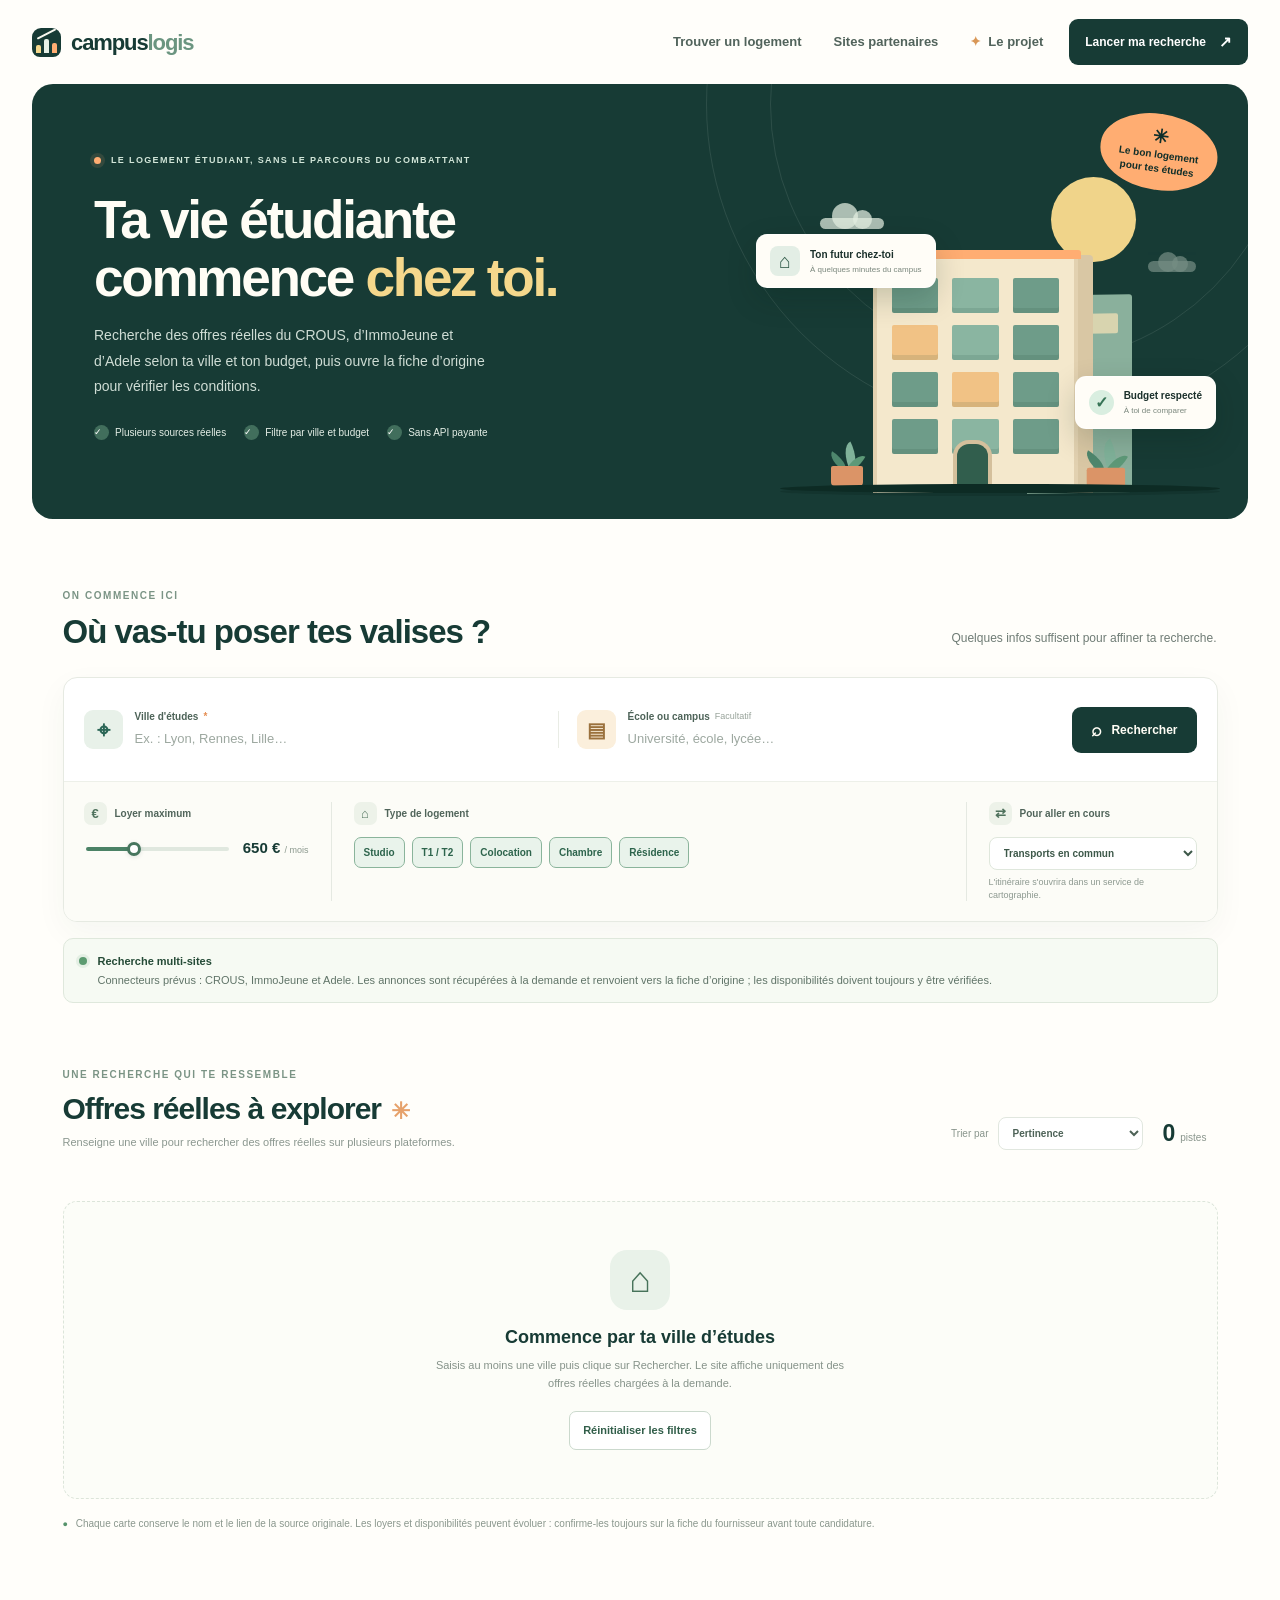
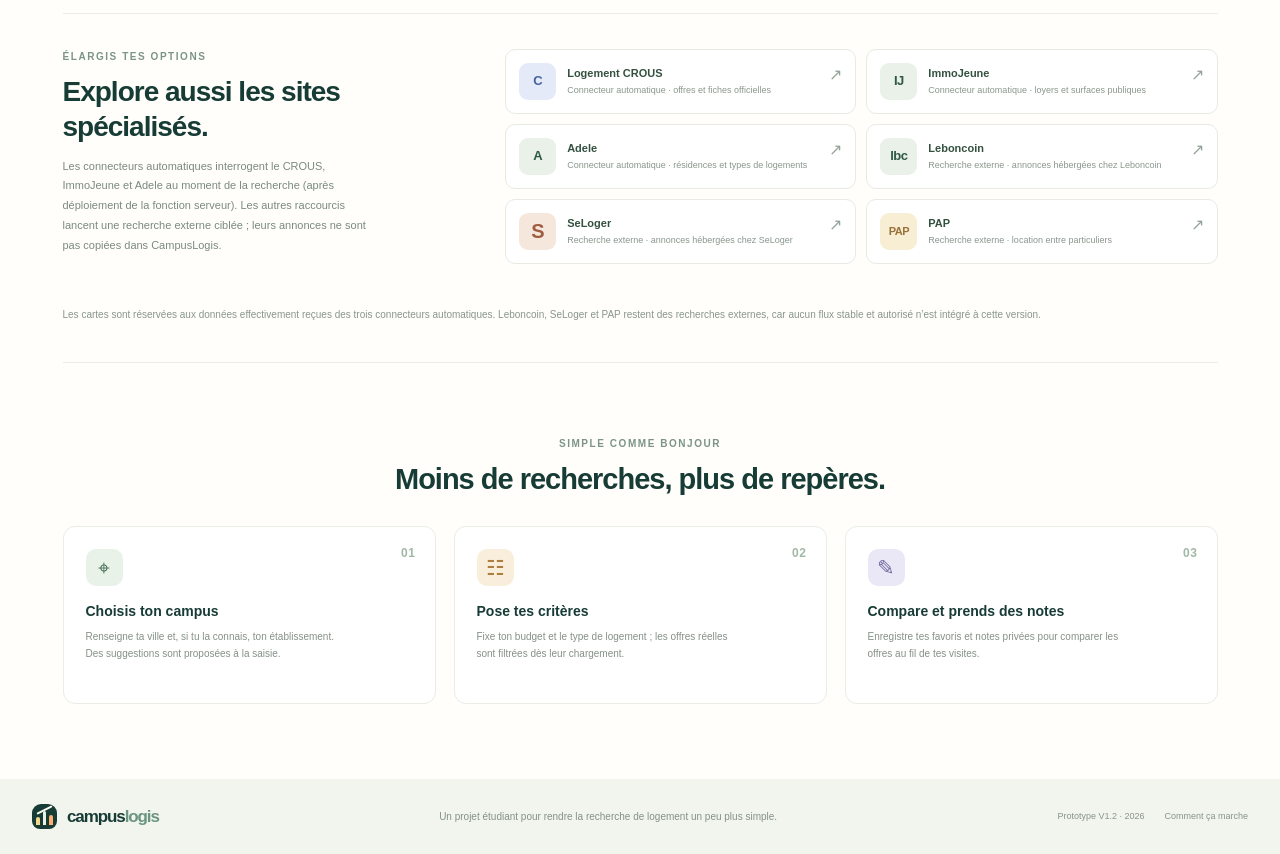
<file: Site/index.html>
<!doctype html>
<html lang="fr">
<head>
  <meta charset="utf-8">
  <meta name="viewport" content="width=device-width, initial-scale=1">
  <meta name="theme-color" content="#173b35">
  <meta name="description" content="CampusLogis compare des offres de logement étudiant en provenance du CROUS, ImmoJeune et Adele.">
  <title>CampusLogis — Trouve ton logement étudiant</title>
  <link rel="stylesheet" href="styles.css">
</head>
<body>
  <header class="site-header">
    <a class="brand" href="#top" aria-label="CampusLogis, accueil">
      <span class="brand-mark" aria-hidden="true"><span></span><span></span><span></span></span>
      <span>campus<span class="brand-light">logis</span></span>
    </a>
    <nav class="top-nav" aria-label="Navigation principale">
      <a href="#recherche">Trouver un logement</a>
      <a href="#sources">Sites partenaires</a>
      <a class="nav-note" href="#comment-ca-marche"><span aria-hidden="true">✦</span> Le projet</a>
    </nav>
    <a class="header-cta" href="#recherche">Lancer ma recherche <span aria-hidden="true">↗</span></a>
  </header>

  <main id="top">
    <section class="hero">
      <div class="hero-orb hero-orb-one" aria-hidden="true"></div>
      <div class="hero-orb hero-orb-two" aria-hidden="true"></div>
      <div class="hero-content">
        <div class="eyebrow"><span class="eyebrow-dot"></span> LE LOGEMENT ÉTUDIANT, SANS LE PARCOURS DU COMBATTANT</div>
        <h1>Ta vie étudiante<br>commence <em>chez toi.</em></h1>
        <p class="hero-copy">Recherche des offres réelles du CROUS, d’ImmoJeune et d’Adele selon ta ville et ton budget, puis ouvre la fiche d’origine pour vérifier les conditions.</p>
        <div class="hero-points">
          <span><span class="check">✓</span> Plusieurs sources réelles</span>
          <span><span class="check">✓</span> Filtre par ville et budget</span>
          <span><span class="check">✓</span> Sans API payante</span>
        </div>
      </div>
      <div class="hero-illustration" aria-label="Illustration décorative d'un immeuble étudiant">
        <div class="sun"></div>
        <div class="cloud cloud-a"></div><div class="cloud cloud-b"></div>
        <div class="building building-back"><span class="window"></span><span class="window"></span><span class="window"></span><span class="window"></span></div>
        <div class="building building-front">
          <div class="roof"></div>
          <div class="building-grid">
            <span></span><span></span><span></span><span></span><span></span><span></span><span></span><span></span><span></span><span></span><span></span><span></span>
          </div>
          <div class="door"></div>
        </div>
        <div class="plant plant-left"><i></i><i></i><i></i><b></b></div>
        <div class="plant plant-right"><i></i><i></i><i></i><b></b></div>
        <div class="ground"></div>
        <div class="float-card float-card-top"><span class="float-icon">⌂</span><span><b>Ton futur chez-toi</b><small>À quelques minutes du campus</small></span></div>
        <div class="float-card float-card-bottom"><span class="float-check">✓</span><span><b>Budget respecté</b><small>À toi de comparer</small></span></div>
      </div>
      <div class="hero-sticker"><span>✳</span> Le bon logement<br>pour tes études</div>
    </section>

    <section class="search-section" id="recherche">
      <div class="section-heading">
        <div>
          <p class="kicker">ON COMMENCE ICI</p>
          <h2>Où vas-tu poser tes valises ?</h2>
        </div>
        <p class="heading-aside">Quelques infos suffisent pour affiner ta recherche.</p>
      </div>

      <form id="search-form" class="search-panel">
        <div class="primary-fields">
          <label class="field city-field">
            <span class="field-icon" aria-hidden="true">⌖</span>
            <span class="field-copy"><span class="field-label">Ville d'études <b class="required-dot">*</b></span><input id="city" name="city" type="text" placeholder="Ex. : Lyon, Rennes, Lille…" list="city-suggestions" autocomplete="off" aria-autocomplete="list" required><datalist id="city-suggestions"></datalist></span>
          </label>
          <span class="field-divider" aria-hidden="true"></span>
          <label class="field school-field">
            <span class="field-icon school-icon" aria-hidden="true">▤</span>
            <span class="field-copy"><span class="field-label">École ou campus <small>Facultatif</small></span><input id="school" name="school" type="text" placeholder="Université, école, lycée…" list="school-suggestions" autocomplete="off" aria-autocomplete="list"><datalist id="school-suggestions"></datalist></span>
          </label>
          <button class="search-button" type="submit"><span>⌕</span> Rechercher</button>
        </div>

        <div class="filter-row">
          <div class="filter-block budget-filter">
            <div class="filter-title"><span class="filter-icon">€</span><span>Loyer maximum</span></div>
            <div class="budget-control"><input id="rent" name="rent" type="range" min="250" max="1500" step="25" value="650" aria-label="Loyer maximum en euros"><output id="rent-value" for="rent">650 € <small>/ mois</small></output></div>
          </div>
          <div class="filter-separator" aria-hidden="true"></div>
          <fieldset class="filter-block housing-filter">
            <legend class="filter-title"><span class="filter-icon">⌂</span><span>Type de logement</span></legend>
            <div class="type-options">
              <label class="check-chip"><input type="checkbox" name="housing" value="Studio" checked><span>Studio</span></label>
              <label class="check-chip"><input type="checkbox" name="housing" value="T1 / T2" checked><span>T1 / T2</span></label>
              <label class="check-chip"><input type="checkbox" name="housing" value="Colocation" checked><span>Colocation</span></label>
              <label class="check-chip"><input type="checkbox" name="housing" value="Chambre" checked><span>Chambre</span></label>
              <label class="check-chip"><input type="checkbox" name="housing" value="Résidence étudiante" checked><span>Résidence</span></label>
            </div>
          </fieldset>
          <div class="filter-separator transport-separator" aria-hidden="true"></div>
          <div class="filter-block transport-filter">
            <label class="filter-title" for="transport"><span class="filter-icon">⇄</span><span>Pour aller en cours</span></label>
            <select id="transport" name="transport">
              <option value="transit" selected>Transports en commun</option>
              <option value="walking">À pied</option>
              <option value="bicycling">À vélo</option>
              <option value="driving">En voiture</option>
            </select>
            <span class="filter-help">L'itinéraire s'ouvrira dans un service de cartographie.</span>
          </div>
        </div>
      </form>
      <div id="live-status" class="live-status" role="status" aria-live="polite"><span class="status-dot"></span><p><strong>Recherche multi-sites</strong><br>Connecteurs prévus : CROUS, ImmoJeune et Adele. Les annonces sont récupérées à la demande et renvoient vers la fiche d’origine ; les disponibilités doivent toujours y être vérifiées.</p></div>
    </section>

    <section class="results-section" aria-labelledby="results-title">
      <div class="results-topline">
        <div>
          <p class="kicker">UNE RECHERCHE QUI TE RESSEMBLE</p>
          <h2 id="results-title">Offres réelles à explorer <span class="title-spark">✳</span></h2>
          <p class="results-subtitle" id="results-subtitle">Renseigne une ville pour rechercher des offres réelles sur le CROUS, ImmoJeune et Adele.</p>
        </div>
        <div class="results-tools">
          <label class="sort-control" for="sort"><span>Trier par</span><select id="sort"><option value="recommended">Pertinence</option><option value="price-asc">Loyer croissant</option><option value="price-desc">Loyer décroissant</option><option value="surface-desc">Surface</option></select></label>
          <div class="result-count"><strong id="result-count">0</strong><span>pistes</span></div>
        </div>
      </div>
      <div id="listing-grid" class="listing-grid" aria-live="polite"></div>
      <div id="empty-state" class="empty-state" hidden>
        <div class="empty-illustration" aria-hidden="true">⌂</div>
        <h3 id="empty-title">Aucune offre affichée</h3>
        <p id="empty-message">Renseigne une ville et lance la recherche. Aucune annonce fictive n’est utilisée.</p>
        <button id="reset-filters" class="secondary-button" type="button">Réinitialiser les filtres</button>
      </div>
      <p class="source-attribution"><span aria-hidden="true">●</span> Chaque carte conserve le nom et le lien de la source originale. Les loyers et disponibilités peuvent évoluer : confirme-les toujours sur la fiche du fournisseur avant toute candidature.</p>
    </section>

    <section class="sources-section" id="sources">
      <div class="sources-intro">
        <p class="kicker">ÉLARGIS TES OPTIONS</p>
        <h2>Explore aussi les sites spécialisés.</h2>
        <p>Les connecteurs automatiques interrogent le CROUS, ImmoJeune et Adele au moment de la recherche (après déploiement de la fonction serveur). Les autres raccourcis lancent une recherche externe ciblée ; leurs annonces ne sont pas copiées dans CampusLogis.</p>
      </div>
      <div class="source-grid">
        <a class="source-card source-crous" data-source="crous" href="https://trouverunlogement.lescrous.fr/tools/47/search" target="_blank" rel="noopener noreferrer"><span class="source-monogram">C</span><span class="source-info"><strong>Logement CROUS</strong><small>Connecteur automatique · offres et fiches officielles</small></span><span class="source-arrow">↗</span></a>
        <a class="source-card source-immojeune" data-source="immojeune" href="https://www.immojeune.com/" target="_blank" rel="noopener noreferrer"><span class="source-monogram">IJ</span><span class="source-info"><strong>ImmoJeune</strong><small>Connecteur automatique · loyers et surfaces publiques</small></span><span class="source-arrow">↗</span></a>
        <a class="source-card source-adele" data-source="adele" href="https://www.adele.org/" target="_blank" rel="noopener noreferrer"><span class="source-monogram">A</span><span class="source-info"><strong>Adele</strong><small>Connecteur automatique · résidences et types de logements</small></span><span class="source-arrow">↗</span></a>
        <a class="source-card source-leboncoin" data-source="leboncoin" href="https://www.leboncoin.fr/" target="_blank" rel="noopener noreferrer"><span class="source-monogram">lbc</span><span class="source-info"><strong>Leboncoin</strong><small>Recherche externe · annonces hébergées chez Leboncoin</small></span><span class="source-arrow">↗</span></a>
        <a class="source-card source-seloger" data-source="seloger" href="https://www.seloger.com/" target="_blank" rel="noopener noreferrer"><span class="source-monogram">S</span><span class="source-info"><strong>SeLoger</strong><small>Recherche externe · annonces hébergées chez SeLoger</small></span><span class="source-arrow">↗</span></a>
        <a class="source-card source-pap" data-source="pap" href="https://www.pap.fr/annonce/locations-immobilieres" target="_blank" rel="noopener noreferrer"><span class="source-monogram">PAP</span><span class="source-info"><strong>PAP</strong><small>Recherche externe · location entre particuliers</small></span><span class="source-arrow">↗</span></a>
      </div>
      <p class="source-footnote">Les cartes sont réservées aux données effectivement reçues des trois connecteurs automatiques. Leboncoin, SeLoger et PAP restent des recherches externes, car aucun flux stable et autorisé n’est intégré à cette version.</p>
    </section>

    <section class="how-section" id="comment-ca-marche">
      <div class="how-heading"><p class="kicker">SIMPLE COMME BONJOUR</p><h2>Moins de recherches, plus de repères.</h2></div>
      <div class="how-grid">
        <article class="how-card"><span class="how-number">01</span><div class="how-emoji">⌖</div><h3>Choisis ton campus</h3><p>Renseigne ta ville et, si tu la connais, ton établissement. Des suggestions sont proposées à la saisie.</p></article>
        <article class="how-card"><span class="how-number">02</span><div class="how-emoji">☷</div><h3>Pose tes critères</h3><p>Fixe ton budget et le type de logement ; les offres réelles sont filtrées dès leur chargement.</p></article>
        <article class="how-card"><span class="how-number">03</span><div class="how-emoji">✎</div><h3>Compare et prends des notes</h3><p>Enregistre tes favoris et notes privées pour comparer les offres au fil de tes visites.</p></article>
      </div>
    </section>
  </main>

  <footer class="site-footer">
    <a class="brand footer-brand" href="#top"><span class="brand-mark" aria-hidden="true"><span></span><span></span><span></span></span><span>campus<span class="brand-light">logis</span></span></a>
    <p>Un projet étudiant pour rendre la recherche de logement un peu plus simple.</p>
    <div class="footer-meta"><span>Prototype V1.2 · 2026</span><a href="#comment-ca-marche">Comment ça marche</a></div>
  </footer>
  <div id="toast" class="toast" role="status" aria-live="polite"></div>
  <script src="app.js" defer></script>
</body>
</html>
</file>
<file: Site/styles.css>
:root {
  --forest: #173b35;
  --forest-deep: #102e29;
  --green: #2b6656;
  --mint: #dfece4;
  --mint-pale: #edf4ef;
  --cream: #f8f8f1;
  --paper: #fffefa;
  --ink: #1b302b;
  --muted: #6f7c75;
  --line: #e5e9e2;
  --orange: #ffad72;
  --sun: #f5d88c;
  --shadow: 0 18px 45px rgba(24, 52, 43, .08);
  --font: 'DM Sans', 'Segoe UI', sans-serif;
  --display: 'Manrope', 'Segoe UI', sans-serif;
}

* { box-sizing: border-box; }
html { scroll-behavior: smooth; }
body { margin: 0; font-family: var(--font); color: var(--ink); background: var(--paper); line-height: 1.5; -webkit-font-smoothing: antialiased; }
a { color: inherit; text-decoration: none; }
button, input, select, textarea { font: inherit; }
button, a, input, select { -webkit-tap-highlight-color: transparent; }
button:focus-visible, a:focus-visible, input:focus-visible, select:focus-visible, textarea:focus-visible { outline: 3px solid #efad7b; outline-offset: 3px; }
.site-header { width: min(1240px, calc(100% - 64px)); margin: 0 auto; height: 84px; display: flex; align-items: center; justify-content: space-between; gap: 26px; }
.brand { display: inline-flex; align-items: center; gap: 10px; font-family: var(--display); font-size: 22px; font-weight: 800; letter-spacing: -1.1px; color: var(--forest); white-space: nowrap; }
.brand-light { color: #6b9580; font-weight: 600; }
.brand-mark { width: 29px; height: 29px; display: inline-flex; position: relative; align-items: end; justify-content: center; gap: 3px; padding: 4px; border-radius: 9px 9px 8px 8px; background: var(--forest); overflow: hidden; }
.brand-mark::before { content: ''; position: absolute; top: 5px; left: 4px; right: 4px; height: 2px; background: #f8f8ef; transform: rotate(-27deg); border-radius: 2px; }
.brand-mark span { z-index: 1; width: 5px; border-radius: 2px 2px 0 0; background: #f5d88c; }
.brand-mark span:nth-child(1) { height: 8px; }.brand-mark span:nth-child(2) { height: 14px; background: #e7f1e7; }.brand-mark span:nth-child(3) { height: 10px; background: #ffad72; }
.top-nav { display: flex; align-items: center; gap: 32px; margin-left: auto; font-size: 13px; font-weight: 600; color: #51635b; }
.top-nav a { transition: color .18s ease; }.top-nav a:hover { color: var(--forest); }
.nav-note { display: flex; gap: 7px; align-items: center; }.nav-note span { color: #d99756; }
.header-cta { display: inline-flex; align-items: center; gap: 13px; border-radius: 9px; padding: 12px 16px; color: white; background: var(--forest); font-size: 12px; font-weight: 700; transition: transform .18s, background .18s; }
.header-cta:hover { background: var(--green); transform: translateY(-1px); }.header-cta span { font-size: 15px; }

.hero { width: min(1240px, calc(100% - 64px)); min-height: 435px; margin: 0 auto; background: var(--forest); border-radius: 21px; color: #fffdf5; position: relative; overflow: hidden; display: flex; align-items: center; padding: 51px 62px 55px; }
.hero-content { position: relative; z-index: 3; width: 52%; padding-bottom: 5px; }
.eyebrow, .kicker { margin: 0; letter-spacing: 1.55px; font-size: 10px; font-weight: 700; }
.eyebrow { display: flex; align-items: center; gap: 10px; color: #d1e5d8; font-size: 9px; letter-spacing: 1.35px; }
.eyebrow-dot { height: 7px; width: 7px; border-radius: 50%; background: var(--orange); box-shadow: 0 0 0 4px rgba(255,173,114,.12); }
.hero h1 { font-family: var(--display); font-size: clamp(40px, 4.15vw, 60px); line-height: 1.1; letter-spacing: -2.3px; font-weight: 700; margin: 23px 0 16px; }
.hero h1 em { color: var(--sun); font-style: normal; font-weight: 600; }
.hero-copy { max-width: 405px; margin: 0; color: #cfddd5; font-size: 14px; line-height: 1.8; }
.hero-points { display: flex; flex-wrap: wrap; gap: 10px 18px; margin-top: 26px; color: #e4eee6; font-size: 10px; font-weight: 500; }
.hero-points span { display: inline-flex; align-items: center; gap: 6px; }.check { display: inline-grid; place-items: center; width: 15px; height: 15px; border-radius: 50%; background: #416e5c; color: #fff; font-size: 9px; }
.hero-orb { position: absolute; pointer-events: none; border: 1px solid rgba(236,246,237,.1); border-radius: 50%; }.hero-orb-one { width: 520px; height: 520px; right: -42px; top: -240px; }.hero-orb-two { width: 650px; height: 650px; right: -108px; top: -305px; }
.hero-illustration { position: absolute; width: 470px; height: 380px; right: 32px; bottom: -3px; z-index: 1; }
.sun { position: absolute; width: 85px; height: 85px; top: 35px; right: 80px; border-radius: 50%; background: var(--sun); opacity: .98; }
.cloud { position: absolute; height: 11px; border-radius: 12px; background: rgba(229,240,226,.72); }.cloud::before,.cloud::after { content:''; position:absolute; background:inherit; border-radius:50%; }.cloud-a { width: 64px; top: 76px; left: 74px; }.cloud-a::before { width: 26px;height:26px;left:12px;bottom:0; }.cloud-a::after { width:19px;height:19px;right:12px;bottom:0; }.cloud-b { width: 48px; top: 119px; right: 20px; opacity:.45; }.cloud-b::before { width:20px;height:20px;left:10px;bottom:0; }.cloud-b::after { width:16px;height:16px;right:8px;bottom:0; }
.building { position:absolute; bottom: 29px; }.building-back { width: 105px; height: 198px; right: 84px; background: #8ab09c; border-radius: 3px 3px 0 0; transform: skewY(-1deg); display:grid; grid-template-columns: repeat(2,1fr); gap: 11px; padding: 19px 14px; }.building-back .window { background: #e9dcb4; height: 20px; border-radius: 2px; opacity: .82; }
.building-front { left: 127px; width: 205px; height: 238px; background: #f4e8cc; border: 4px solid #e2d1b0; border-bottom: 0; border-radius: 4px 4px 0 0; box-shadow: 15px 0 0 #d9c7a4; }.roof { position:absolute; height:9px; top:-9px; left:-9px; right:-7px; background:#ffad72; border-radius:3px 3px 0 0; }.building-grid { display:grid; grid-template-columns:repeat(3, 1fr); gap:12px 14px; padding:19px 15px; }.building-grid span { height:35px; border-radius:2px; background:#6e9c89; box-shadow: inset 0 -5px rgba(26,67,53,.12); }.building-grid span:nth-child(3n+2) { background:#8ab5a1; }.building-grid span:nth-child(4),.building-grid span:nth-child(8) { background:#f1c285; }.door { position:absolute; bottom:0; left:76px; width:39px; height:53px; background:#315e4d; border-radius:16px 16px 0 0; border:4px solid #d4c09c; border-bottom:0; }.ground { position:absolute; bottom:29px; right:-4px; width:440px; height:9px; border-radius:50%; background:#0d2b24; box-shadow:0 3px 0 rgba(6,26,21,.2); }
.plant { position:absolute; bottom:36px; width:39px; height:58px; }.plant-left { left:82px; }.plant-right { right:90px; transform:scale(1.2); }.plant i { position:absolute; bottom:16px; left:16px; width:13px; height:27px; border-radius:100% 0 100% 0; background:#80b29a; transform:rotate(-26deg); }.plant i:nth-child(2) { left:4px; bottom:11px; transform:rotate(-58deg) scale(.8); background:#4e876d; }.plant i:nth-child(3) { left:21px; bottom:9px; transform:rotate(30deg) scale(.8); background:#5d9978; }.plant b { position:absolute; width:32px; height:20px; bottom:0; left:3px; border-radius:2px 2px 4px 4px; background:#db9467; }
.float-card { position:absolute; display:flex; align-items:center; gap:10px; z-index:3; padding:11px 13px; color:var(--ink); background:#fffdf7; border:1px solid rgba(255,255,255,.65); border-radius:11px; box-shadow:0 11px 30px rgba(7,31,23,.19); }.float-card b,.float-card small { display:block; }.float-card b { font-size:10px; font-weight:700; }.float-card small { font-size:8px; color:#7a877d; margin-top:2px; }.float-card-top { top:92px; left:10px; }.float-icon { display:grid; place-items:center; width:30px;height:30px;border-radius:8px;background:#e3eee5;color:#305b49;font-size:20px; }.float-card-bottom { bottom:93px; right:0; }.float-check { display:grid; place-items:center; width:25px;height:25px;border-radius:50%;background:#d9eee0;color:#367355;font-weight:800; }.hero-sticker { position:absolute; right:30px; top:30px; z-index:4; background:var(--orange); color:var(--forest-deep); border-radius:48% 52% 49% 51%; padding:13px 19px; font-size:10px; font-weight:700; line-height:1.45; text-align:center; transform:rotate(8deg); }.hero-sticker span { display:block;font-size:19px;line-height:1.1; }

.search-section, .results-section, .sources-section, .how-section { width:min(1155px,calc(100% - 96px)); margin-left:auto; margin-right:auto; }
.search-section { padding-top:69px; }.section-heading,.results-topline { display:flex; justify-content:space-between; align-items:end; gap:24px; }.kicker { color:#7b9485; }.section-heading h2,.results-topline h2,.sources-intro h2,.how-heading h2 { font-family:var(--display); letter-spacing:-1px; font-size:clamp(25px,2.8vw,33px); color:var(--forest); margin:8px 0 0; line-height:1.25; }.heading-aside { color:var(--muted); margin:0 1px 4px 0; max-width:270px; font-size:12px; line-height:1.7; }
.search-panel { margin-top:25px; background:white; border:1px solid #e6eae2; box-shadow:0 11px 33px rgba(25,60,45,.045); border-radius:14px; padding:18px 20px 0; overflow:hidden; }.primary-fields { display:flex; align-items:center; min-height:67px; gap:18px; }.field { min-width:0; display:flex; align-items:center; gap:12px; flex:1; }.city-field { flex:1.05; }.school-field { flex:1.1; }.field-icon { display:grid; place-items:center; flex:0 0 39px; height:39px; background:#e8f1e9; color:var(--green); border-radius:9px; font-size:23px; font-weight:600; }.school-icon { font-size:20px; background:#fbefdc; color:#9b713d; }.field-copy { min-width:0; display:block; flex:1; }.field-label { display:flex; align-items:center; gap:5px; color:#4d6358; font-size:10px; font-weight:700; }.field-label small { font-size:9px; color:#98a39a; font-weight:500; }.required-dot { color:#e58e53; }.field input { width:100%; min-width:0; padding:5px 0 0; border:0; outline:0; color:var(--forest); font-size:13px; font-weight:600; background:transparent; }.field input::placeholder { color:#9da8a0; font-weight:400; }.field-divider { width:1px; height:37px; background:#e9ece5; }.search-button { flex:0 0 auto; border:0; border-radius:9px; background:var(--forest); padding:14px 19px; display:inline-flex; align-items:center; justify-content:center; gap:9px; color:#fffdf5; font-size:12px; font-weight:700; cursor:pointer; transition:background .2s, transform .2s; }.search-button span { font-size:18px; line-height:12px; }.search-button:hover { background:var(--green); transform:translateY(-1px); }
.filter-row { display:flex; align-items:stretch; gap:22px; margin:18px -20px 0; padding:20px; border-top:1px solid #edf0e9; background:#fcfcf7; }.filter-block { min-width:0; }.budget-filter { flex:0 0 225px; }.housing-filter { flex:1 1 420px; border:0; padding:0; margin:0; }.transport-filter { flex:0 0 208px; }.filter-separator { width:1px; background:#e5e9e2; align-self:stretch; }.filter-title { display:flex; align-items:center; gap:8px; color:#50645a; font-size:10px; font-weight:700; padding:0; margin:0 0 12px; }.filter-icon { display:grid; place-items:center; width:23px; height:23px; border-radius:7px; background:#edf2e9; color:#4f725d; font-size:13px; font-weight:700; }.budget-control { display:flex; align-items:center; gap:12px; }.budget-control input[type=range] { appearance:none; width:100%; min-width:55px; height:4px; border-radius:5px; background:linear-gradient(to right, #4b8266 32%, #e0e8df 32%); cursor:pointer; }.budget-control input[type=range]::-webkit-slider-thumb { appearance:none; width:14px; height:14px; border-radius:50%; background:#fff; border:3px solid #47765e; box-shadow:0 1px 4px #173b3520; }.budget-control input[type=range]::-moz-range-thumb { width:10px;height:10px;border-radius:50%;background:#fff;border:3px solid #47765e; }.budget-control output { flex:0 0 auto; color:var(--forest); font-size:15px; font-weight:800; white-space:nowrap; }.budget-control output small { font-size:9px; color:#8a988d; font-weight:500; }.type-options { display:flex; flex-wrap:wrap; gap:7px; }.check-chip { position:relative; cursor:pointer; }.check-chip input { position:absolute; opacity:0; pointer-events:none; }.check-chip span { display:inline-flex; align-items:center; padding:7px 9px; border:1px solid #e1e8de; border-radius:7px; color:#69786e; background:white; font-size:10px; font-weight:600; white-space:nowrap; transition:all .16s; }.check-chip input:checked + span { border-color:#8ab49b; color:#2d644c; background:#e9f3eb; }.check-chip input:focus-visible + span { outline:3px solid #efad7b; outline-offset:2px; }.transport-filter select { width:100%; color:#3d5849; background:#fff; border:1px solid #dfe7dc; border-radius:8px; padding:9px 10px; font-size:10px; font-weight:600; }.filter-help { display:block; margin-top:6px; font-size:9px; color:#8d9990; line-height:1.4; }
.demo-notice { margin-top:13px; background:#fbf4e6; border:1px solid #f4e8cf; border-radius:9px; display:flex; align-items:center; gap:10px; padding:10px 12px; color:#876c43; }.notice-symbol { display:grid; place-items:center; flex:0 0 19px; height:19px; border-radius:50%; border:1px solid #c7a773; font-size:11px; font-weight:700; }.demo-notice p { font-size:10px; line-height:1.6; margin:0; flex:1; }.demo-notice strong { color:#76592e; }.demo-notice button { border:0; color:#987d53; background:transparent; font-size:20px; cursor:pointer; padding:0 3px; }.demo-notice.is-hidden { display:none; }

.results-section { padding-top:64px; }.results-topline { align-items:end; }.results-topline h2 { font-size:30px; }.title-spark { color:#e6a16a; font-size:23px; margin-left:3px; }.results-subtitle { color:#8b978f; font-size:11px; margin:7px 0 0; }.results-tools { display:flex; align-items:center; gap:20px; }.sort-control { display:flex; align-items:center; gap:9px; font-size:10px; color:#89958c; white-space:nowrap; }.sort-control select { border:1px solid #e1e7df; border-radius:8px; padding:9px 28px 9px 10px; background:#fff; color:#4d6257; font-size:10px; font-weight:700; max-width:145px; }.result-count { min-width:55px; display:flex; align-items:baseline; gap:5px; color:#89958c; font-size:10px; }.result-count strong { color:var(--forest); font-family:var(--display); font-size:23px; }
.listing-grid { display:grid; grid-template-columns:repeat(3,minmax(0,1fr)); gap:19px; margin-top:25px; }.listing-card { position:relative; min-width:0; border:1px solid #e6eae3; background:white; border-radius:13px; overflow:hidden; transition:transform .2s, box-shadow .2s, border-color .2s; }.listing-card:hover { transform:translateY(-3px); box-shadow:var(--shadow); border-color:#d4e0d5; }.listing-visual { height:166px; position:relative; overflow:hidden; background:#e8eee4; }.listing-visual::before,.listing-visual::after { content:''; position:absolute; }.listing-visual.scene-terrace { background:linear-gradient(140deg,#dfeee9 0%,#bad6ca 100%); }.listing-visual.scene-terrace::before { width:72%;height:100%;right:2%;top:0;background:#f5e8ce;clip-path:polygon(12% 12%,83% 0,100% 100%,0 100%);box-shadow:inset 0 0 0 10px #e8d9bd; }.listing-visual.scene-terrace::after { width:42%;height:45%;right:17%;top:28%;background:linear-gradient(90deg,#8eb5a0 47%,#e8f1df 47%,#e8f1df 53%,#8eb5a0 53%);border:5px solid #dfcda9; }.listing-visual.scene-room { background:linear-gradient(145deg,#f4e9d3,#e7c9a9); }.listing-visual.scene-room::before { left:10%;bottom:0;width:70%;height:72%;background:#fdf5e4;clip-path:polygon(0 0,100% 0,100% 100%,0 100%);border-radius:5px 5px 0 0; }.listing-visual.scene-room::after { left:24%;top:18%;width:36%;height:45%;background:#9dbfae;border:7px solid #fcf3df;box-shadow:80px 65px 0 -20px #dba071; }.listing-visual.scene-sharing { background:linear-gradient(140deg,#d4e9dd,#f0e5ce); }.listing-visual.scene-sharing::before { left:14%;right:13%;height:75%;bottom:0;background:#efdcb9;clip-path:polygon(0 18%,50% 0,100% 18%,100% 100%,0 100%); }.listing-visual.scene-sharing::after { left:30%;top:42%;width:18%;height:27%;background:#7ea992;box-shadow:60px 0 0 #e4a777; }.listing-visual.scene-residence { background:linear-gradient(150deg,#e8eedf,#c7dcca); }.listing-visual.scene-residence::before { width:48%;height:95%;bottom:0;left:27%;background:#f3e6ca;clip-path:polygon(17% 0,83% 0,100% 100%,0 100%); }.listing-visual.scene-residence::after { left:38%;top:20%;width:10%;height:14%;background:#8bb19a;box-shadow:29px 0 #8bb19a,58px 0 #8bb19a,0 39px #8bb19a,29px 39px #8bb19a,58px 39px #8bb19a,0 78px #8bb19a,29px 78px #8bb19a,58px 78px #8bb19a; }.listing-visual.scene-studio { background:linear-gradient(120deg,#d8e7df,#e8e8d7); }.listing-visual.scene-studio::before { left:13%;bottom:0;width:74%;height:86%;background:#f7edda;clip-path:polygon(0 15%,50% 0,100% 15%,100% 100%,0 100%); }.listing-visual.scene-studio::after { left:36%;top:35%;width:29%;height:36%;background:#a5c2b2;border:7px solid #f7edda;box-shadow:0 0 0 2px #d8c6a4; }
.visual-label { position:absolute; top:12px; left:12px; display:inline-flex; align-items:center; gap:5px; padding:6px 8px; border-radius:6px; background:rgba(255,254,248,.92); color:#43604e; font-size:9px; font-weight:700; z-index:2; }.visual-label span { color:#d68f5c; font-size:10px; }.favorite-button { position:absolute; top:10px; right:10px; width:30px;height:30px;display:grid;place-items:center;border-radius:50%;border:1px solid #ffffffa6;background:#fffdf4e8;color:#718579;cursor:pointer;font-size:17px;z-index:2;transition:all .18s; }.favorite-button:hover,.favorite-button.is-favorite { color:#cf7b57; background:#fff; }.favorite-button.is-favorite { color:#d97f56; }
.listing-body { padding:15px 15px 13px; }.listing-meta-top { display:flex; justify-content:space-between; align-items:center; gap:8px; }.housing-tag { font-size:9px; font-weight:700; color:#547764; background:#edf4ec; border-radius:5px; padding:5px 7px; }.demo-tag { color:#98713e; background:#faf1df; }.listing-price { font-family:var(--display); font-size:20px; font-weight:800; letter-spacing:-.7px; white-space:nowrap; color:var(--forest); }.listing-price small { font-family:var(--font); color:#8b978f; font-size:9px; font-weight:500; letter-spacing:0; }.listing-card h3 { font-family:var(--display); font-size:15px; line-height:1.4; margin:11px 0 5px; letter-spacing:-.3px; color:#243c31; }.listing-location { font-size:10px; color:#8a978e; display:flex; align-items:center; gap:5px; }.listing-location .pin { color:#d39a69; font-size:13px; }.listing-description { color:#708078; font-size:10px; line-height:1.65; margin:11px 0 13px; min-height:33px; }.listing-specs { display:flex; gap:12px; align-items:center; padding:11px 0; border-top:1px solid #eef0ea; border-bottom:1px solid #eef0ea; }.listing-specs span { display:flex; align-items:center; gap:5px; color:#607369; font-size:10px; font-weight:600; }.listing-specs b { font-size:13px; color:#779381; font-weight:500; }.listing-actions { display:flex; align-items:center; gap:10px; padding-top:12px; }.listing-link { display:flex; align-items:center; justify-content:center; gap:7px; min-height:35px; flex:1; border:1px solid #dce6dc; border-radius:7px; color:#315b47; font-size:10px; font-weight:700; transition:background .18s; }.listing-link:hover { background:#edf4ed; }.notes-toggle { border:0; background:transparent; color:#88968b; font-size:10px; font-weight:600; padding:8px 0; cursor:pointer; }.notes-toggle:hover { color:var(--forest); }.notes-panel { margin-top:11px; padding-top:11px; border-top:1px dashed #dfe6dc; }.notes-panel[hidden] { display:none; }.notes-panel label { display:block; margin-bottom:6px; color:#4d6856; font-size:10px; font-weight:700; }.notes-panel textarea { width:100%; resize:vertical; min-height:66px; padding:9px; border:1px solid #dfe7dd; border-radius:7px; outline:none; font-size:11px; color:#374e40; background:#fcfdf9; }.notes-panel textarea::placeholder { color:#9aa59c; }.notes-panel .notes-bottom { display:flex; align-items:center; justify-content:space-between; gap:8px; margin-top:7px; }.note-local { color:#9aa39b; font-size:9px; }.save-note { border:0; background:var(--forest); color:#fff; border-radius:6px; padding:7px 10px; font-size:10px; font-weight:700; cursor:pointer; }.save-note:hover { background:var(--green); }.saved-note-preview { margin:10px 0 0; padding:8px 9px; border-radius:6px; background:#f4f7ef; font-size:10px; color:#65766a; line-height:1.5; overflow-wrap:anywhere; }.saved-note-preview strong { color:#45654d; }
.empty-state { text-align:center; margin-top:25px; padding:48px 20px; border:1px dashed #dce5da; border-radius:14px; background:#fcfdf8; }.empty-state[hidden] { display:none; }.empty-illustration { display:grid;place-items:center;width:60px;height:60px;margin:0 auto 14px;border-radius:17px;background:#e9f2e9;color:#47735a;font-size:36px; }.empty-state h3 { margin:0 0 5px; font-family:var(--display);font-size:18px;color:var(--forest); }.empty-state p { max-width:420px;margin:0 auto 18px;color:#86938a;font-size:11px;line-height:1.7; }.secondary-button { border:1px solid #cbd9cd;border-radius:7px;background:white;padding:10px 13px;color:#315e49;font-size:11px;font-weight:700;cursor:pointer; }.sample-disclaimer { font-size:10px; color:#9aa49a; margin:15px 0 0; }.sample-disclaimer span { color:#d59a67; margin-right:4px; }

.sources-section { margin-top:80px; display:grid; grid-template-columns:.9fr 1.6fr; align-items:start; gap:42px; padding:35px 0 39px; border-top:1px solid #e9ede5; border-bottom:1px solid #e9ede5; }.sources-intro h2 { max-width:320px; font-size:28px; margin-top:10px; }.sources-intro > p:last-child { font-size:11px; line-height:1.8; color:#7a8980; max-width:320px; margin:13px 0 0; }.source-grid { display:grid; grid-template-columns:repeat(2,minmax(0,1fr)); gap:10px; }.source-card { padding:13px; display:flex; align-items:center; gap:11px; border:1px solid #e7ebe3; border-radius:10px; background:#fff; transition:transform .18s,box-shadow .18s; min-width:0; }.source-card:hover { transform:translateY(-2px); box-shadow:0 9px 22px rgba(24,52,43,.06); }.source-monogram { display:grid;place-items:center;width:37px;height:37px;flex:0 0 37px;border-radius:9px;background:#e9f1e8;color:#2e5944;font-family:var(--display);font-size:13px;font-weight:800;letter-spacing:-.5px; }.source-seloger .source-monogram { background:#f6e7dc;color:#9e5d41;font-size:20px; }.source-crous .source-monogram { background:#e4eaf8;color:#4864a0; }.source-pap .source-monogram { background:#f8eed4;color:#997239;font-size:11px; }.source-info { min-width:0;flex:1; }.source-info strong { display:block;font-size:11px;color:#345140; }.source-info small { display:block;font-size:9px;line-height:1.5;color:#8a968d;margin-top:3px; }.source-arrow { align-self:flex-start;color:#94a598;font-size:16px; }.source-footnote { grid-column:2; color:#a1aaa1; font-size:9px; margin:-27px 0 0; }
.how-section { padding:73px 0 75px; }.how-heading { text-align:center; }.how-heading h2 { font-size:29px; margin-top:10px; }.how-grid { display:grid;grid-template-columns:repeat(3,minmax(0,1fr));gap:18px;margin-top:29px; }.how-card { position:relative;min-height:178px;border:1px solid #e9ede6;border-radius:12px;padding:22px 22px 20px;background:#fff; }.how-number { position:absolute;right:19px;top:17px;font-family:var(--display);font-size:12px;font-weight:800;color:#a2b8a7;letter-spacing:.6px; }.how-emoji { display:grid;place-items:center;width:37px;height:37px;border-radius:10px;background:#e9f2e9;color:#426a51;font-size:21px; }.how-card:nth-child(2) .how-emoji { background:#f8eedb;color:#ad7f3e; }.how-card:nth-child(3) .how-emoji { background:#eae8f6;color:#70699e; }.how-card h3 { margin:15px 0 6px;font-family:var(--display);font-size:14px;color:var(--forest); }.how-card p { margin:0;color:#859087;font-size:10px;line-height:1.75;max-width:260px; }
.site-footer { background:#f2f5ed; padding:25px max(32px,calc((100% - 1240px)/2)); display:flex;align-items:center;justify-content:space-between;gap:20px; }.footer-brand { font-size:17px; }.footer-brand .brand-mark { width:25px;height:25px; }.site-footer > p { color:#849187;font-size:10px;margin:0; }.footer-meta { display:flex;gap:20px;align-items:center;color:#87948a;font-size:9px; }.footer-meta a:hover { color:var(--forest); }
.toast { position:fixed;z-index:30;bottom:22px;left:50%;transform:translate(-50%,20px);padding:12px 16px;border-radius:9px;background:#173b35;color:#fffdf7;font-size:11px;box-shadow:0 9px 28px #102e2938;opacity:0;pointer-events:none;transition:all .2s;max-width:calc(100% - 32px); }.toast.is-visible { opacity:1;transform:translate(-50%,0); }

@media (max-width:1000px) {
  .site-header { width:calc(100% - 42px); }.top-nav { gap:17px; }.top-nav a { font-size:11px; }.header-cta { padding:11px 12px; }
  .hero { width:calc(100% - 42px); padding:43px 40px;min-height:395px; }.hero-content { width:56%; }.hero-illustration { transform:scale(.83);transform-origin:bottom right;right:4px; }.hero-sticker { right:19px;top:18px; }
  .search-section,.results-section,.sources-section,.how-section { width:calc(100% - 60px); }.filter-row { gap:15px; }.budget-filter { flex-basis:195px; }.transport-filter { flex-basis:180px; }.type-options { gap:5px; }.check-chip span { padding:7px 8px; }.listing-grid { grid-template-columns:repeat(2,minmax(0,1fr)); }
}
@media (max-width:720px) {
  .site-header { width:calc(100% - 32px);height:70px; }.brand { font-size:19px; }.brand-mark { width:26px;height:26px; }.top-nav { display:none; }.header-cta { font-size:10px;padding:10px 11px;gap:7px; }
  .hero { width:calc(100% - 24px);min-height:610px;padding:34px 25px 0;align-items:flex-start;border-radius:17px; }.hero-content { width:100%; }.eyebrow { font-size:8px;letter-spacing:.9px; }.hero h1 { font-size:44px;letter-spacing:-1.7px;margin-top:18px; }.hero-copy { max-width:370px;font-size:12px; }.hero-points { gap:8px 13px;max-width:360px;font-size:9px; }.hero-illustration { transform:scale(.83);transform-origin:bottom right;right:-3px;bottom:-4px; }.hero-sticker { top:auto;bottom:220px;right:13px;transform:rotate(7deg) scale(.9); }
  .search-section,.results-section,.sources-section,.how-section { width:calc(100% - 32px); }.search-section { padding-top:47px; }.section-heading { display:block; }.section-heading h2,.results-topline h2,.sources-intro h2,.how-heading h2 { font-size:27px; }.heading-aside { margin-top:10px;max-width:100%; }.search-panel { padding:15px 14px 0;margin-top:20px; }.primary-fields { flex-direction:column;align-items:stretch;gap:13px; }.field { min-height:47px; }.field-divider { display:none; }.search-button { width:100%;padding:13px; }.filter-row { margin:17px -14px 0;padding:16px 14px;display:grid;grid-template-columns:1fr;gap:16px; }.filter-separator { width:100%;height:1px; }.budget-filter,.housing-filter,.transport-filter { flex:auto; }.budget-filter { max-width:100%; }.budget-control input[type=range] { max-width:250px; }.type-options { gap:7px; }.check-chip span { padding:8px 9px; }.transport-filter select { font-size:11px; }.filter-help { font-size:10px; }
  .demo-notice { align-items:flex-start; }.demo-notice p { font-size:9px; }.results-section { padding-top:48px; }.results-topline { align-items:flex-start;flex-direction:column;gap:18px; }.results-topline h2 { font-size:26px; }.results-tools { width:100%;justify-content:space-between; }.sort-control { flex:1;justify-content:flex-start; }.sort-control select { max-width:none; }.listing-grid { grid-template-columns:1fr;gap:14px;margin-top:20px; }.listing-visual { height:185px; }.listing-card { max-width:530px;width:100%;margin:0 auto; }.listing-body { padding:15px; }.listing-description { min-height:0; }.sources-section { margin-top:58px;grid-template-columns:1fr;gap:23px;padding-top:29px; }.sources-intro h2 { max-width:400px; }.sources-intro > p:last-child { max-width:450px; }.source-grid { gap:8px; }.source-card { padding:10px;gap:8px; }.source-monogram { width:32px;height:32px;flex-basis:32px; }.source-info strong { font-size:10px; }.source-info small { font-size:8px; }.source-footnote { grid-column:1;margin:-11px 0 0; }.how-section { padding:53px 0; }.how-heading h2 { font-size:25px; }.how-grid { grid-template-columns:1fr;gap:10px;margin-top:23px; }.how-card { min-height:0;padding:17px;display:grid;grid-template-columns:40px 1fr;column-gap:12px;align-items:center; }.how-emoji { grid-row:1 / span 2; }.how-card h3 { margin:0 25px 3px 0; }.how-card p { grid-column:2;max-width:none; }.how-number { top:15px;right:15px; }.site-footer { padding:23px 18px;align-items:flex-start;flex-wrap:wrap;gap:13px; }.site-footer > p { width:calc(100% - 10px);order:3; }.footer-meta { margin-left:auto;gap:11px; }.footer-meta span { display:none; }
}
@media (max-width:390px) {
  .header-cta { font-size:9px; }.hero { min-height:610px;padding-left:20px;padding-right:20px; }.hero h1 { font-size:40px; }.hero-illustration { transform:scale(.72);right:-14px; }.hero-sticker { bottom:208px;right:4px; }.source-grid { grid-template-columns:1fr; }.source-card { padding:11px; }.results-tools { gap:8px; }.sort-control { gap:5px;font-size:9px; }.sort-control select { padding-right:17px;font-size:9px; }.result-count { min-width:44px; }
}
@media (prefers-reduced-motion: reduce) { *,*::before,*::after { scroll-behavior:auto !important; transition:none !important; } }
/* Accessibilité : lien d'itinéraire disponible aux technologies d'assistance, sans encombrer l'interface. */
.visually-hidden { position:absolute !important; width:1px !important; height:1px !important; padding:0 !important; margin:-1px !important; overflow:hidden !important; clip:rect(0,0,0,0) !important; white-space:nowrap !important; border:0 !important; }
.route-link-row { padding-top: 9px; margin-top: 9px; border-top: 1px solid #eef0ea; }
.route-link-row a { display: inline-flex; align-items: center; gap: 6px; color: #75877a; font-size: 9px; font-weight: 600; }
.route-link-row a:hover { color: #2f6248; }

/* V1.1 — états des annonces réelles et contrôles de saisie. */
.live-status { display:flex; align-items:flex-start; gap:11px; margin-top:16px; padding:13px 15px; border:1px solid #dfe8dc; border-radius:10px; background:#f6faf3; color:#607468; }
.live-status p { margin:0; font-size:11px; line-height:1.65; }
.live-status p strong { color:#254b37; }
.status-dot,.available-dot { display:inline-block; width:8px; height:8px; flex:0 0 8px; margin-top:5px; border-radius:50%; background:#5c9b70; box-shadow:0 0 0 3px #5c9b701e; }
.live-status.is-loading { background:#f7f7f0; border-color:#e8e3cd; }
.live-status.is-loading .status-dot { background:#c19a48; animation:campus-pulse 1s infinite ease-in-out; }
.live-status.is-error { background:#fff8f3; border-color:#eed6c8; }
.live-status.is-error .status-dot { background:#c46c4e; box-shadow:0 0 0 3px #c46c4e1e; }
.live-status.is-success { background:#f4faf3; }
.search-button:disabled { opacity:.72; cursor:wait; }
.button-spinner { display:inline-block; width:12px; height:12px; margin-right:6px; vertical-align:-2px; border:2px solid #ffffff75; border-top-color:white; border-radius:50%; animation:campus-spin .75s linear infinite; }
@keyframes campus-spin { to { transform:rotate(360deg); } }
@keyframes campus-pulse { 50% { opacity:.35; } }
.source-attribution { margin:16px 0 0; color:#8a978d; font-size:10px; line-height:1.8; }
.source-attribution > span { color:#55936b; margin-right:5px; font-size:9px; }
.source-attribution a { color:#416e51; text-decoration:underline; text-underline-offset:2px; }
.source-attribution a:hover { color:#173b35; }
.real-listing-visual { display:grid; place-items:center; background:radial-gradient(circle at 78% 22%,#f8e5ba 0 34px,transparent 35px),linear-gradient(140deg,#e8f0e5,#c9ddcc); }
.real-listing-visual::before { left:15%; bottom:-8px; width:70%; height:112px; border:7px solid #f7f6eb; border-bottom:0; border-radius:9px 9px 0 0; background:repeating-linear-gradient(90deg,#8ab19a 0 23px,#f4ead2 23px 31px,#8ab19a 31px 54px); opacity:.9; }
.real-listing-visual::after { left:12%; right:12%; bottom:0; height:13px; background:#6d977c; border-radius:4px 4px 0 0; }
.real-visual-house { position:relative; z-index:1; display:grid; place-items:center; width:64px; height:64px; border:1px solid #ffffffb5; border-radius:18px; background:#fffdf0e8; box-shadow:0 8px 24px #234a3020; color:#396a4c; font-size:41px; line-height:1; }
.live-label { left:12px; right:auto; display:flex; align-items:center; gap:6px; }
.live-label .available-dot { width:6px; height:6px; flex-basis:6px; margin:0; box-shadow:none; }
.listing-residence { margin:4px 0 0; color:#73857a; font-size:10px; font-weight:600; }
.listing-amenities { display:flex; flex-wrap:wrap; gap:5px; padding-top:10px; }
.listing-amenities span { padding:4px 7px; border-radius:5px; background:#f3f6f0; color:#738378; font-size:9px; }
.source-lokaviz .source-monogram { background:#f4e8d8; color:#966c3e; }
.source-studapart .source-monogram { background:#e7e8f7; color:#5e61a0; }
.source-footnote { grid-column:1 / -1; margin:0; color:#89968c; font-size:10px; line-height:1.7; }
.empty-state p code { padding:2px 4px; border-radius:3px; background:#f0f2eb; font-size:10px; }
@media (max-width:720px) {
  .live-status { margin-top:12px; padding:11px 12px; }
  .live-status p { font-size:10px; }
  .real-listing-visual { height:155px; }
  .source-attribution { font-size:9px; }
  .source-footnote { margin:0; }
}
</file>
